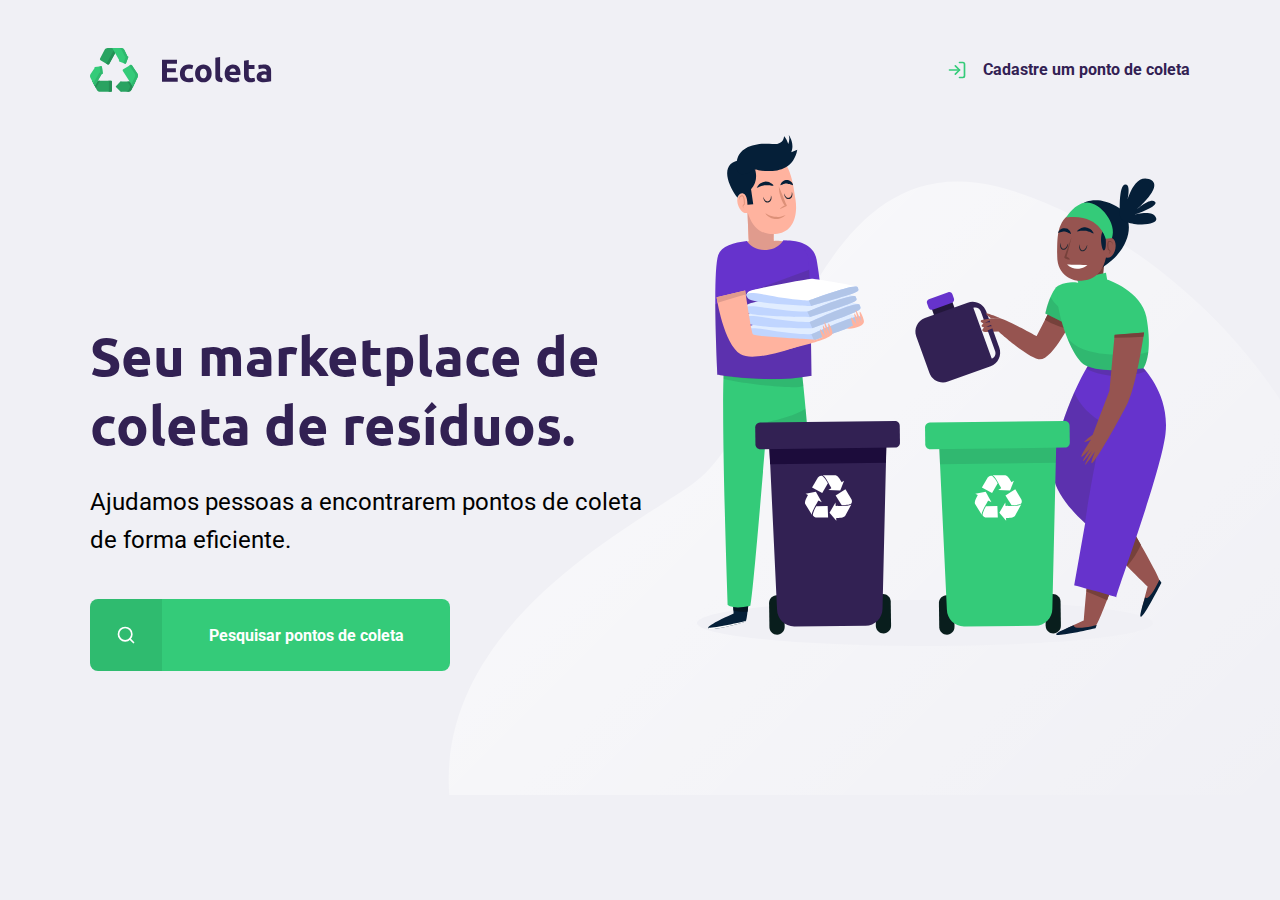
<file: index.html>
<!DOCTYPE html>
<html lang="pt_br">

<head>
    <meta charset="UTF-8">
    <meta name="viewport" content="width=device-width, initial-scale=1.0">

    <title>Ecoleta</title>

    <link href="https://fonts.googleapis.com/css2?family=Roboto&family=Ubuntu:wght@700&display=swap" rel="stylesheet">

    <link rel="shortcut icon" href="assets/favicon.png" />

    <link rel="stylesheet" href="styles/main.css">
    <link rel="stylesheet" href="styles/home.css">
    <link rel="stylesheet" href="styles/modal.css">

    <link rel="stylesheet" href="styles/responsive.css">



</head>

<body>
    <div id="page-home">
        <div class="content">
            <header>
                <img src="assets/logo.svg" alt="Logomarca">
                <a href="/create-point.html">
                    <span></span>
                    Cadastre um ponto de coleta
                </a>
            </header>
            <main>
                <h1>Seu marketplace de coleta de resíduos.</h1>
                <p>Ajudamos pessoas a encontrarem pontos de coleta de forma eficiente.</p>
                <a href="#">
                    <span></span>
                    <strong>Pesquisar pontos de coleta</strong>
                </a>
            </main>
        </div>
    </div>


    <div id="modal" class="hide">
        <div class="content">
            <div class="header">
                <h1>Pontos de coleta</h1>
                <a href="#">Fechar</a>
            </div>
            <form action="/search-results.html">
                <label for="search">Cidade</label>
                <div class="search field">
                    <input type="text" name="search" placeholder="Pesquise por cidade">

                    <button>
                        <img src="/assets/search.svg" alt="Buscar">
                    </button>
                </div>
            </form>
        </div>
    </div>

    <script src="./scripts/index.js"></script>
</body>

</html>
</file>
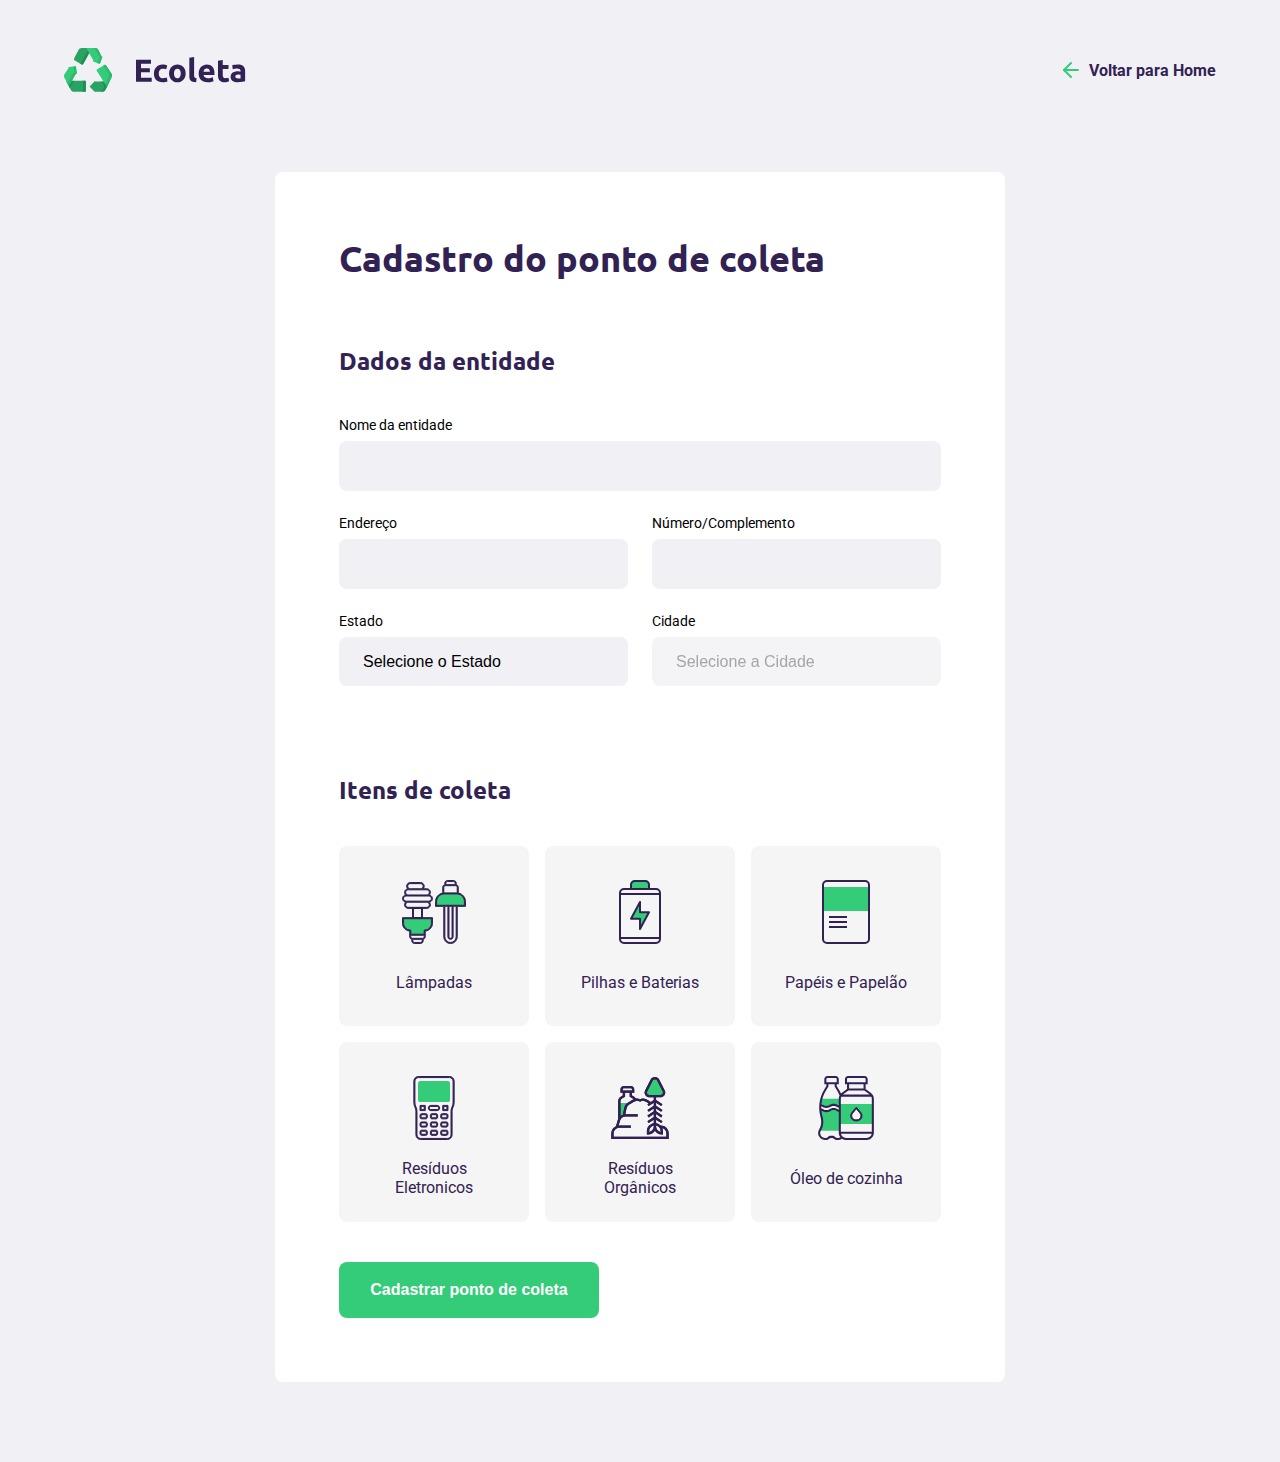
<file: create-point.html>
<!DOCTYPE html>
<html lang="pt_br">

<head>
    <meta charset="UTF-8">
    <meta name="viewport" content="width=device-width, initial-scale=1.0">

    <title>Criar um ponto de coleta</title>

    <link href="https://fonts.googleapis.com/css2?family=Roboto&family=Ubuntu:wght@700&display=swap" rel="stylesheet">

    <link rel="shortcut icon" href="assets/favicon.png" />

    <link rel="stylesheet" href="styles/main.css">
    <link rel="stylesheet" href="styles/create-point.css">
    <link rel="stylesheet" href="styles/responsive.css">



</head>

<body>
    <div id="page-create-point">

        <header>
            <img src="assets/logo.svg" alt="Logomarca">
            <a href="/index.html">
                <span></span>
                Voltar para Home
            </a>
        </header>

        <form action="">
            <h1>Cadastro do ponto de coleta</h1>

            <fieldset>
                <legend>
                    <h2>Dados da entidade</h2>
                </legend>

                <div class="field">
                    <label for="name">Nome da entidade</label>
                    <input type="text" name="name" required>
                </div>

                <div class="field-group">
                    <div class="field">
                        <label for="address">Endereço</label>
                        <input type="text" name="address" required>
                    </div>

                    <div class="field">
                        <label for="address2">Número/Complemento</label>
                        <input type="text" name="address2" required>
                    </div>
                </div>

                <div class="field-group">
                    <div class="field">
                        <label for="state">Estado</label>
                        <select name="uf" required>
                            <option value="">Selecione o Estado</option>
                        </select>

                        <input type="hidden" name="state">
                    </div>

                    <div class="field">
                        <label for="city">Cidade</label>
                        <select name="city" disabled required>
                            <option value="">Selecione a Cidade</option>
                        </select>
                    </div>
                </div>



            </fieldset>

            <fieldset>
                <legend>
                    <h2>Itens de coleta</h2>
                </legend>

                <div class="items-grid">
                    <li data-id="1">
                        <img src="/assets/lampadas.svg" alt="Lâmpadas">
                        <span>
                            Lâmpadas
                        </span>
                    </li>

                    <li data-id="2">
                        <img src="/assets/baterias.svg" alt="Pilhas e Baterias">
                        <span>
                            Pilhas e Baterias
                        </span>
                    </li>

                    <li data-id="3">
                        <img src="/assets/papeis-papelao.svg" alt="Papéis e Papelão">
                        <span>
                            Papéis e Papelão
                        </span>
                    </li>

                    <li data-id="4">
                        <img src="/assets/eletronicos.svg" alt="Resíduos Eletronicos">
                        <span>
                            Resíduos Eletronicos
                        </span>
                    </li>

                    <li data-id="5">
                        <img src="/assets/organicos.svg" alt="Resíduos Orgânicos">
                        <span>
                            Resíduos Orgânicos
                        </span>
                    </li>

                    <li data-id="6">
                        <img src="/assets/oleo.svg" alt="Óleo de cozinha">
                        <span>
                            Óleo de cozinha
                        </span>
                    </li>
                </div>

                <input type="hidden" name="items">

            </fieldset>


            <button type="submit">Cadastrar ponto de coleta</button>
        </form>
    </div>

    <script src="/scripts/create-point.js"></script>
</body>

</html>
</file>
<file: styles/main.css>
:root {
    --title-color: #322153;
    --primary-color: #34cb79;
}

* {
    margin: 0;
    padding: 0;
    box-sizing: border-box;
}

html {
    font-family: Roboto, sans-serif;
}

body {
    background: #f0f0f5;
    -webkit-font-smoothing: antialiased;
}

a {
    text-decoration: none;
}

h1, h2, h3, h4, h5, h6 {
    color: var(--title-color);
    font-family: Ubuntu, sans-serif;
}
</file>
<file: styles/home.css>
#page-home {
    height: 100vh;
    background: url('../assets/home-background.svg') no-repeat;
    background-position: 35vw 15vh;
}

#page-home .content {
    width: 90%;
    height: 100%;
    max-width: 1100px;
    margin: 0 auto;
    display: flex;
    flex-direction: column;
}

#page-home header {
    display: flex;
    align-items: center;
    justify-content: space-between;
    margin-top: 48px;
}

#page-home header a {
    display: flex;
    color: var(--title-color);
    font-weight: 700;
}

#page-home header a span {
    margin-right: 16px;
    display: flex;
    background-image: url('../assets/log-in.svg');
    width: 20px;
    height: 20px;
}

#page-home main {
    max-width: 560px;
    flex: 1;
    display: flex;
    flex-direction: column;
    justify-content: center;
}

#page-home main h1 {
    font-size: 54px;
}

#page-home main p {
    font-size: 24px;
    line-height: 38px;
    margin-top: 24px;
}

#page-home main a {
    width: 100%;
    max-width: 360px;
    height: 72px;
    border-radius: 8px;
    display: flex;
    align-items: center;
    margin-top: 40px;
    background-color: var(--primary-color);
    transition: 400ms;
    color: white;
}

#page-home main a:hover {
    background-color: #2fb86e;
}

#page-home main a span {
    width: 72px;
    height: 72px;
    border-top-left-radius: 8px;
    border-bottom-left-radius: 8px;
    background-color: rgba(0, 0, 0, 0.08);
    display: flex;
    align-items: center;
    justify-content: center;
}

#page-home main a span::after {
    content: "";
    background-image: url('../assets/search.svg');
    width: 20px;
    height: 20px;
}

#page-home main a strong {
    flex: 1;
    color: white;
    text-align: center;
}
</file>
<file: styles/modal.css>
#modal {
    background-color: #0e0a14ef;
    height: 100vh;
    width: 100vw;
    position: fixed;
    top: 0;
    display: flex;
    justify-content: center;
    align-items: center;
    transition: 400ms;
}

#modal.hide {
    display: none;
}

#modal .content {
    color: white;
    width: 420px;
}

#modal .header {
    display: flex;
    align-items: center;
    justify-content: space-between;
    margin-bottom: 48px;
}

#modal .header a {
    background-image: url("../assets/x.svg");
    width: 20px;
    height: 20px;
    display: flex;
    font-size: 0.01px;
}

#modal .header h1 {
    color: white;
    font-size: 36px;
    line-height: 42px;
}

#modal form label {
    font-size: 14px;
    line-height: 16px;
    display: block;
    margin-bottom: 8px;
}

#modal form .field {
    display: flex;
}

#modal form input {
    flex: 1;
    background-color: #f0f0f5;
    border-radius: 8px 0 0 8px;
    border: 0;
    padding: 16px 24px;
    font-size: 16px;
    color: #6c6c80;
}

#modal form button {
    width: 72px;
    height: 72px;
    background-color: var(--primary-color);
    border: 0;
    border-radius: 0 8px 8px 0;
}

#modal form button:hover {
    background-color: #2fb85e;
}
</file>
<file: styles/responsive.css>
@media (max-width: 900px) {
    #page-home {
        background-position-x: 70vw;
    }
    #page-home .content {
        align-items: center;
        text-align: center;
    }
    #page-home header a {
        position: absolute;
        bottom: 48px;
        left: 50%;
        transform: translateX(-50%);
    }
    #page-home main {
        align-items: center;
    }

    #page-search-results .cards{
        grid-template-columns: 1fr;
    }
}

@media(min-width: 1700px) {
    #page-home {
        background-position-x: 40vw;
    }
}

@media (max-height: 760px) {
    #page-home {
        background-position-y: 200px;
    }
}
</file>
<file: styles/create-point.css>
#page-create-point {
    width: 90%;
    max-width: 1100;
    margin: 0 auto;
}

#page-create-point header {
    margin-top: 48px;
    display: flex;
    justify-content: space-between;
    align-items: center;
}

#page-create-point header a {
    color: var(--title-color);
    font-weight: bold;
    display: flex;
    align-items: center;
}

#page-create-point header a span {
    margin-right: 10px;
    background-image: url('../assets/arrow-left.svg');
    display: flex;
    width: 20px;
    height: 24px;
}

form {
    background-color: white;
    margin: 80px auto;
    padding: 64px;
    border-radius: 8px;
    max-width: 730px;
}

form h1 {
    font-size: 36px;
}

form fieldset {
    margin-top: 64px;
    border: 0;
}

form legend {
    margin-bottom: 40px;
}

form legend h2 {
    font-size: 24px;
}

form .field {
    flex: 1;
    display: flex;
    flex-direction: column;
    margin-bottom: 24px;
}

form .field-group {
    display: flex;
}

form input, form select {
    background-color: #f0f0f5;
    border: 0;
    padding: 16px 24px;
    font-size: 16px;
    outline: none;
    border-radius: 8px;
}

form select {
    -webkit-appearance: none;
    -moz-appearance: none;
    appearance: none;
}

form label {
    font-size: 14px;
    margin-bottom: 8px;
}

form .field-group .field+.field {
    margin-left: 24px;
}

form button {
    width: 260px;
    height: 56px;
    background-color: var(--primary-color);
    border-radius: 8px;
    color: white;
    font-weight: bold;
    font-size: 16px;
    border: 0;
    margin-top: 40px;
    transition: background-color 400ms;
}

form button:hover {
    background-color: #2fb86e;
}

.items-grid {
    display: grid;
    grid-template-columns: 1fr 1fr 1fr;
    gap: 16px;
}

.items-grid li {
    background-color: #f5f5f5;
    list-style: none;
    border: 2px solid #f5f5f5;
    height: 180px;
    border-radius: 8px;
    padding: 32px 24px 16px;
    display: flex;
    flex-direction: column;
    align-items: center;
    justify-content: space-between;
    text-align: center;
    cursor: pointer;
}

.items-grid li span {
    margin-top: 12px;
    flex: 1;
    display: flex;
    align-items: center;
    color: var(--title-color);
}

.items-grid li.selected {
    background: #e1faec;
    border: 2px solid #34cb79;
}

.items-grid li img, .items-grid li span {
    pointer-events: none;
}
</file>
